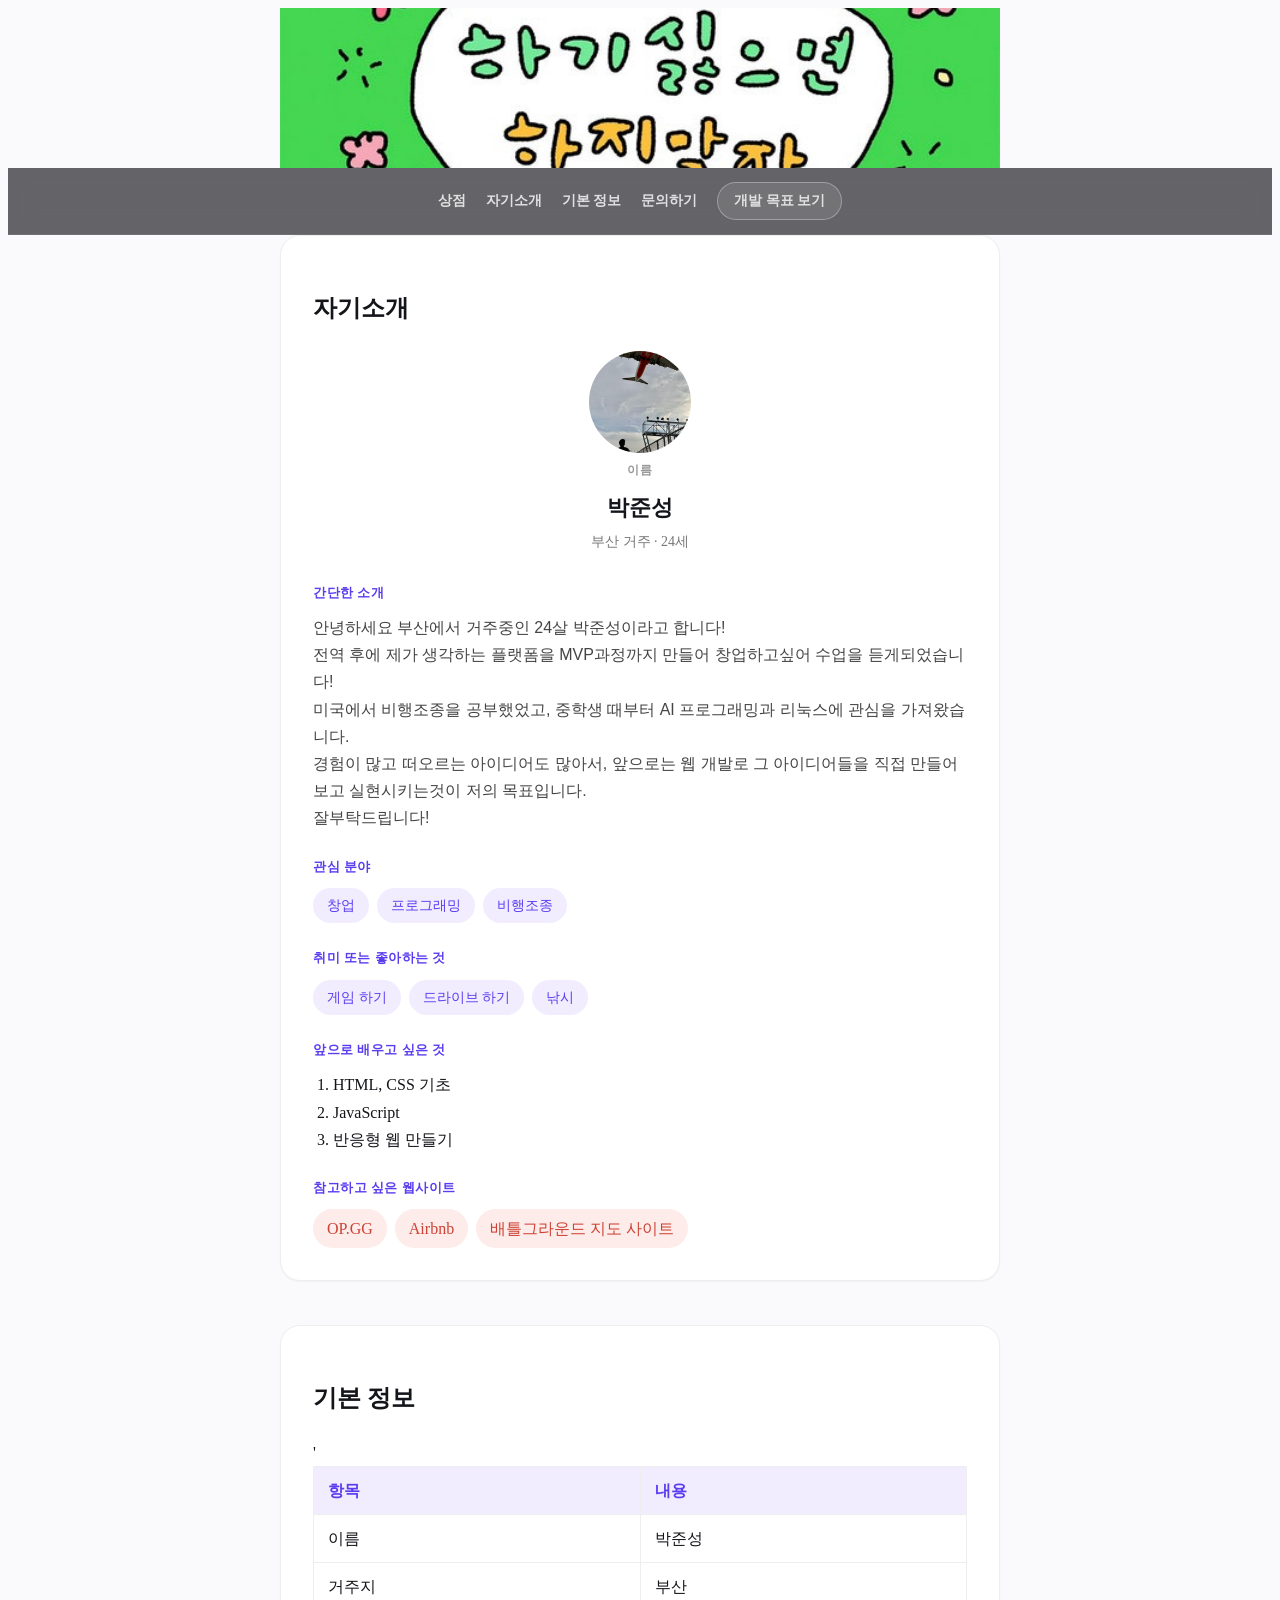
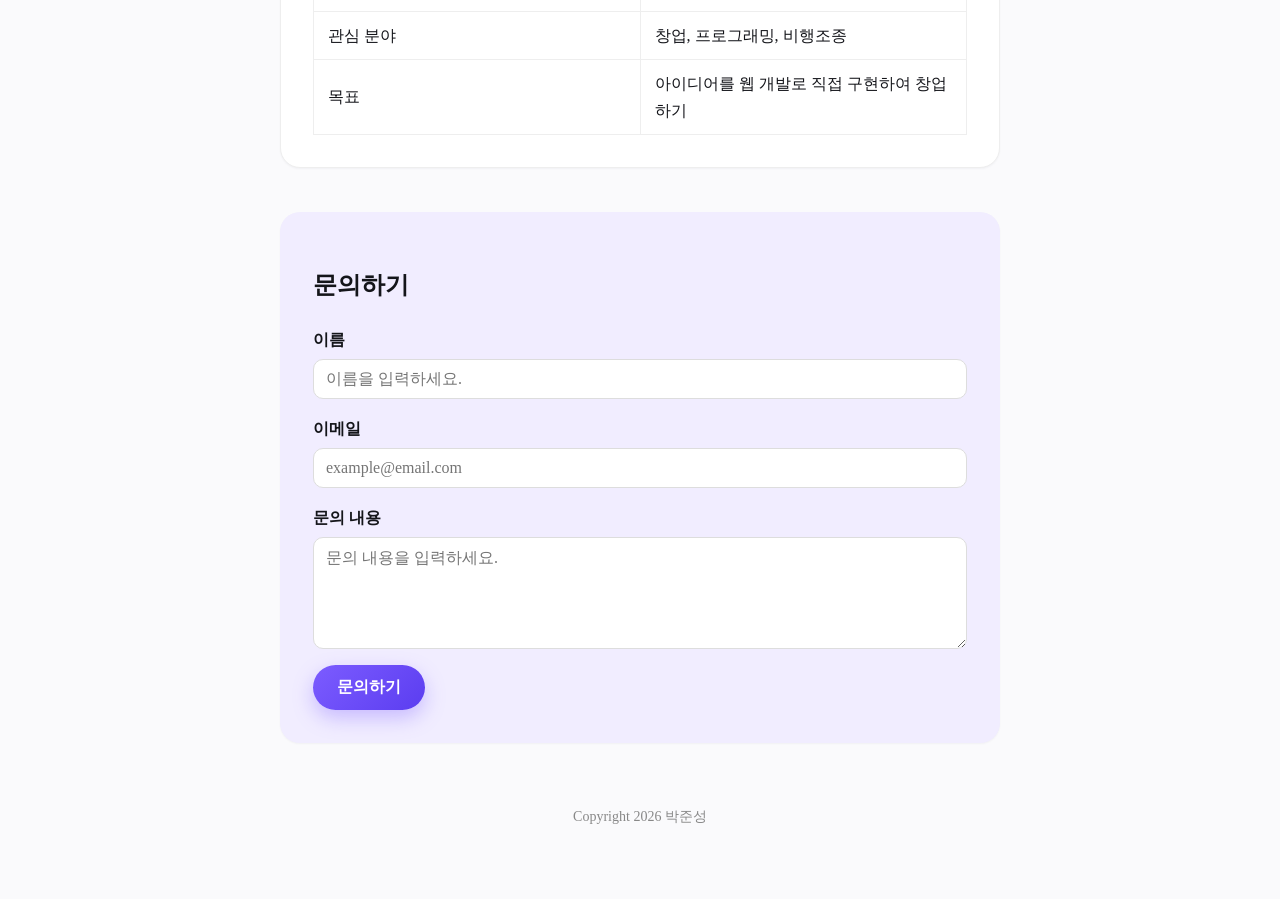
<file: index.html>
<!doctype html>
<html lang="ko">
  <head>
    <meta charset="UTF-8" />
    <meta name="viewport" content="width=device-width, initial-scale=1.0" />
    <title>박준성 | 프로필</title>
    <link rel="stylesheet" href="./style.css" />
  </head>
  <body>
    <header class="hero"></header>

    <nav class="site-nav">
      <a href="./store.html">상점</a>
      <a href="#intro">자기소개</a>
      <a href="#info">기본 정보</a>
      <a href="#contact">문의하기</a>
      <a href="./goal.html" class="nav-link">개발 목표 보기</a>
    </nav>

    <main>
      <section id="intro">
        <h2>자기소개</h2>
        <article class="profile">
          <div class="profile-header">
            <img
              src="./images/profile.jpg"
              alt="프로필 이미지"
              class="profile-image"
            />
            <p class="eyebrow">이름</p>
            <p class="profile-name">박준성</p>
            <p class="profile-role">부산 거주 · 24세</p>
          </div>

          <div class="profile-content">
            <div class="profile-block">
              <h3 class="block-label">간단한 소개</h3>
              <p class="desc">
                안녕하세요 부산에서 거주중인 24살 박준성이라고 합니다!
                <br />
                전역 후에 제가 생각하는 플랫폼을 MVP과정까지 만들어 창업하고싶어
                수업을 듣게되었습니다!
                <br />
                미국에서 비행조종을 공부했었고, 중학생 때부터 AI 프로그래밍과
                리눅스에 관심을 가져왔습니다.
                <br />
                경험이 많고 떠오르는 아이디어도 많아서, 앞으로는 웹 개발로 그
                아이디어들을 직접 만들어 보고 실현시키는것이 저의 목표입니다.
                <br />
                잘부탁드립니다!
              </p>
            </div>

            <div class="profile-block">
              <h3 class="block-label">관심 분야</h3>
              <ul class="tag-list">
                <li>창업</li>
                <li>프로그래밍</li>
                <li>비행조종</li>
              </ul>
            </div>

            <div class="profile-block">
              <h3 class="block-label">취미 또는 좋아하는 것</h3>
              <ul class="tag-list">
                <li>게임 하기</li>
                <li>드라이브 하기</li>
                <li>낚시</li>
              </ul>
            </div>

            <div class="profile-block">
              <h3 class="block-label">앞으로 배우고 싶은 것</h3>
              <ol>
                <li>HTML, CSS 기초</li>
                <li>JavaScript</li>
                <li>반응형 웹 만들기</li>
              </ol>
            </div>

            <div class="profile-block">
              <h3 class="block-label">참고하고 싶은 웹사이트</h3>
              <ul class="link-list">
                <li>
                  <a href="https://op.gg/ko" target="_blank" class="ref-link"
                    >OP.GG</a
                  >
                </li>
                <li>
                  <a
                    href="https://www.airbnb.co.kr/"
                    target="_blank"
                    class="ref-link"
                    >Airbnb</a
                  >
                </li>
                <li>
                  <a
                    href="https://pubgmap.io/ko/savage.html?/v2/30/4ftla8/BLeG"
                    class="ref-link"
                    target="_blank"
                    >배틀그라운드 지도 사이트</a
                  >
                </li>
              </ul>
            </div>
          </div>
        </article>
      </section>

      <section id="info">
        <h2>기본 정보</h2>
        '
        <div class="table-scroll">
          <table border="1" cellpadding="10" cellspacing="0">
            <tr>
              <th>항목</th>
              <th>내용</th>
            </tr>
            <tr>
              <td>이름</td>
              <td>박준성</td>
            </tr>
            <tr>
              <td>거주지</td>
              <td>부산</td>
            </tr>
            <tr>
              <td>관심 분야</td>
              <td>창업, 프로그래밍, 비행조종</td>
            </tr>
            <tr>
              <td>목표</td>
              <td>아이디어를 웹 개발로 직접 구현하여 창업하기</td>
            </tr>
          </table>
        </div>
      </section>

      <section id="contact" class="contact">
        <h2>문의하기</h2>
        <form>
          <div>
            <label for="name">이름</label>
            <input id="name" type="text" placeholder="이름을 입력하세요." />
          </div>

          <div>
            <label for="email">이메일</label>
            <input id="email" type="email" placeholder="example@email.com" />
          </div>

          <div>
            <label for="message">문의 내용</label>
            <textarea
              id="message"
              rows="5"
              cols="40"
              placeholder="문의 내용을 입력하세요."
            ></textarea>
          </div>

          <button type="submit" class="btn">문의하기</button>
        </form>
      </section>
    </main>

    <footer>
      <p>Copyright 2026 박준성</p>
    </footer>
  </body>
</html>
</file>
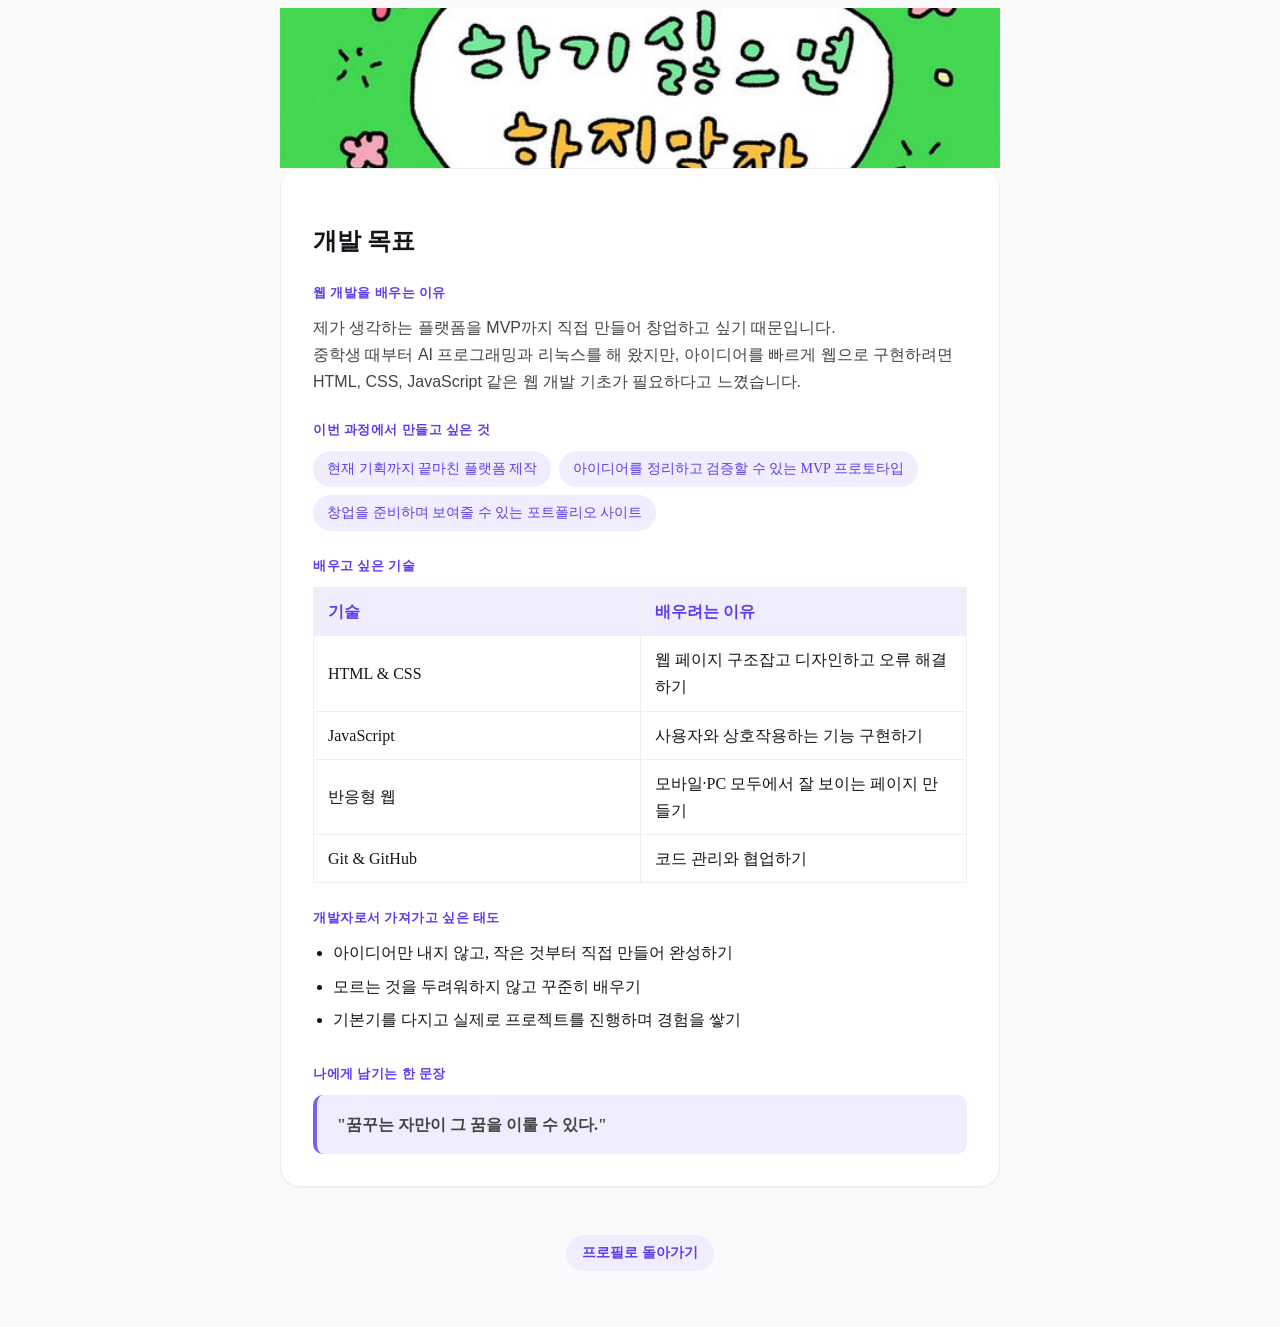
<file: goal.html>
<!doctype html>
<html lang="ko">
  <head>
    <meta charset="UTF-8" />
    <meta name="viewport" content="width=device-width, initial-scale=1.0" />
    <title>개발 목표</title>
    <link rel="stylesheet" href="./style.css" />
  </head>
  <body>
    <header class="hero">
    </header>
    <main>
      <section>
        <h2>개발 목표</h2>
        <div class="profile-content">
          <div class="profile-block">
            <h3 class="block-label">웹 개발을 배우는 이유</h3>
            <p class="desc">
              제가 생각하는 플랫폼을 MVP까지 직접 만들어 창업하고 싶기
              때문입니다.
              <br />
              중학생 때부터 AI 프로그래밍과 리눅스를 해 왔지만, 아이디어를
              빠르게 웹으로 구현하려면 HTML, CSS, JavaScript 같은 웹 개발
              기초가 필요하다고 느꼈습니다.
            </p>
          </div>

          <div class="profile-block">
            <h3 class="block-label">이번 과정에서 만들고 싶은 것</h3>
            <ul class="tag-list">
              <li>현재 기획까지 끝마친 플랫폼 제작</li>
              <li>아이디어를 정리하고 검증할 수 있는 MVP 프로토타입</li>
              <li>창업을 준비하며 보여줄 수 있는 포트폴리오 사이트</li>
            </ul>
          </div>

          <div class="profile-block">
            <h3 class="block-label">배우고 싶은 기술</h3>
            <div class="table-scroll">
            <table>
              <tr>
                <th>기술</th>
                <th>배우려는 이유</th>
              </tr>
              <tr>
                <td>HTML &amp; CSS</td>
                <td>웹 페이지 구조잡고 디자인하고 오류 해결하기</td>
              </tr>
              <tr>
                <td>JavaScript</td>
                <td>사용자와 상호작용하는 기능 구현하기</td>
              </tr>
              <tr>
                <td>반응형 웹</td>
                <td>모바일·PC 모두에서 잘 보이는 페이지 만들기</td>
              </tr>
              <tr>
                <td>Git &amp; GitHub</td>
                <td>코드 관리와 협업하기</td>
              </tr>
            </table>
            </div>
          </div>

          <div class="profile-block">
            <h3 class="block-label">개발자로서 가져가고 싶은 태도</h3>
            <ul class="plain-list">
              <li>아이디어만 내지 않고, 작은 것부터 직접 만들어 완성하기</li>
              <li>모르는 것을 두려워하지 않고 꾸준히 배우기</li>
              <li>기본기를 다지고 실제로 프로젝트를 진행하며 경험을 쌓기</li>
            </ul>
          </div>

          <div class="profile-block">
            <h3 class="block-label">나에게 남기는 한 문장</h3>
            <p class="highlight">
              <strong>"꿈꾸는 자만이 그 꿈을 이룰 수 있다."</strong>
            </p>
          </div>
        </div>
      </section>
    </main>
    <footer>
      <nav>
        <a href="./index.html" class="nav-link">프로필로 돌아가기</a>
      </nav>
    </footer>
  </body>
</html>
</file>
<file: style.css>
html {
  scroll-behavior: smooth;
}

body {
  font-size: 16px;
  line-height: 1.7;
  color: #14151a;
  background-color: #fafafc;
}

* {
  box-sizing: border-box;
}

header,
main,
footer {
  width: 80%;
  max-width: 720px;
  margin: 0 auto;
}

main {
  display: flex;
  flex-direction: column;
  gap: 20px;
}

header {
  padding-top: 40px;
  padding-bottom: 16px;
  padding-left: 20px;
  padding-right: 20px;
  text-align: center;
}

.title {
  font-size: 28px;
  font-weight: 700;
  font-family: "Courier New", Courier, monospace;
  margin: 0%;
}

.site-nav {
  display: flex;
  justify-content: center;
  align-items: center;
  gap: 20px;
  flex-wrap: wrap;
  position: sticky;
  top: 0;
  z-index: 10;
  background-color: rgba(20, 21, 26, 0.65);
  backdrop-filter: blur(12px);
  -webkit-backdrop-filter: blur(12px);
  border-bottom: 1px solid rgba(255, 255, 255, 0.08);
  padding: 14px 20px;
}

.site-nav a {
  color: #fff;
  text-decoration: none;
  font-size: 14px;
  font-weight: 600;
  opacity: 0.8;
  transition: opacity 0.2s;
}

.site-nav a:hover {
  opacity: 1;
}

section {
  scroll-margin-top: 64px;
}

section {
  background-color: #fff;
  border: 1px solid #eee;
  border-radius: 20px;
  padding: 32px;
  margin-bottom: 24px;
  box-shadow: 0 1px 2px rgba(16, 24, 40, 0.04);
  transition:
    box-shadow 0.25s ease,
    transform 0.25s ease;
}

section:hover {
  box-shadow: 0 12px 28px rgba(16, 24, 40, 0.08);
  transform: translateY(-2px);
}

table {
  width: 100%;
  border-collapse: collapse;
}

th,
td {
  border: 1px solid #eee;
  padding: 10px 14px;
  text-align: left;
}

th {
  background-color: #f1edff;
  color: #5b3df0;
  width: 30%;
}

.table-scroll {
  overflow-x: auto;
}
.nav-link {
  display: inline-block;
  padding: 6px 16px;
  border-radius: 999px;
  text-decoration: none;
  color: #5b3df0;
  background-color: #f1edff;
  font-size: 14px;
  font-weight: 600;
  transition: background-color 0.2s;
}

.nav-link:hover {
  background-color: #e4dcff;
  text-decoration: none;
}

.site-nav .nav-link {
  color: #fff;
  background-color: rgba(255, 255, 255, 0.12);
  border: 1px solid rgba(255, 255, 255, 0.4);
}

.site-nav .nav-link:hover {
  background-color: rgba(255, 255, 255, 0.25);
}

.ref-link {
  text-decoration: none;
  display: inline-block;
  padding: 6px 14px;
  color: #ce4235;
  background-color: #fdece9;
  border-radius: 999px;
  transition: background-color 0.2s;
}

.ref-link:hover {
  background-color: #f9d5cd;
  text-decoration: none;
}

.btn {
  background: linear-gradient(135deg, #7c5cff, #5b3df0);
  display: inline-block;
  color: #fff;
  border: none;
  border-radius: 999px;
  padding: 12px 24px;
  font-size: 16px;
  font-weight: 600;
  cursor: pointer;
  box-shadow: 0 8px 20px rgba(124, 92, 255, 0.35);
  transition:
    transform 0.2s ease,
    box-shadow 0.2s ease;
}

.btn:hover {
  transform: translateY(-2px);
  box-shadow: 0 12px 24px rgba(124, 92, 255, 0.45);
}

.highlight {
  background-color: #f1edff;
  border-left: 4px solid #7c5cff;
  border-radius: 10px;
  padding: 16px 20px;
}

form div {
  margin-bottom: 16px;
  display: flex;
  flex-direction: column;
}

label {
  font-weight: 600;
  margin-bottom: 6px;
}

.profile-image {
  width: 108px;
  height: 108px;
  border-radius: 50%;
  padding: 3px;
  object-fit: cover;
}

img {
  max-width: 100%;
  height: auto;
}
input,
textarea {
  padding: 10px 12px;
  border: 1px solid #ddd;
  border-radius: 10px;
  font-size: 16px;
  font-family: inherit;
  transition:
    border-color 0.2s,
    box-shadow 0.2s;
}

input:focus,
textarea:focus {
  outline: none;
  border-color: #7c5cff;
  box-shadow: 0 0 0 3px rgba(124, 92, 255, 0.15);
}

footer {
  text-align: center;
  color: #888;
  padding: 24px 0 48px;
  font-size: 14px;
}

.contact {
  background-color: #f1edff;
  border-color: transparent;
}

.hero {
  background-image: url("./images/title.jpg");
  background-size: cover;
  background-position: center;
  background-repeat: no-repeat;
  padding: 80px 0;
}

.hero .title {
  color: #fff;
}

.profile {
  display: flex;
  flex-direction: column;
  align-items: center;
  gap: 28px;
}

.profile-header {
  display: flex;
  flex-direction: column;
  align-items: center;
  gap: 4px;
}

.eyebrow {
  margin: 0;
  font-size: 12px;
  font-weight: 700;
  letter-spacing: 1px;
  color: #999;
}

.profile-name {
  margin: 4px 0 0;
  font-size: 22px;
  font-weight: 700;
}

.profile-role {
  margin: 0;
  font-size: 14px;
  color: #777;
}

.profile-content {
  display: flex;
  flex-direction: column;
  gap: 24px;
  width: 100%;
  text-align: left;
}

.profile-block {
  display: flex;
  flex-direction: column;
  gap: 10px;
}

.block-label {
  margin: 0;
  font-size: 13px;
  font-weight: 700;
  letter-spacing: 0.5px;
  color: #5b3df0;
}

.profile-content p {
  margin: 0;
  color: #444;
}

.desc {
  color: #444;
  font-family: "Apple SD Gothic Neo", sans-serif;
  font-weight: 400;
  line-height: 1.7;
}

.profile-content ol {
  margin: 0;
  padding-left: 20px;
}

.tag-list,
.link-list {
  display: flex;
  flex-wrap: wrap;
  align-items: center;
  gap: 8px;
  list-style: none;
  margin: 0;
  padding: 0;
}

.tag-list li {
  display: inline-block;
  padding: 6px 14px;
  border-radius: 999px;
  background-color: #f1edff;
  color: #5b3df0;
  font-size: 14px;
  font-weight: 500;
  transition: background-color 0.2s;
}

.plain-list {
  margin: 0;
  padding-left: 20px;
}

.plain-list li {
  margin-bottom: 6px;
}

@media (max-width: 202px) {
  .site-nav {
    flex-direction: column;
    gap: 10px;
  }

  .title {
    font-size: 22px;
  }

  header {
    padding: 48px 20px;
  }
}
</file>
